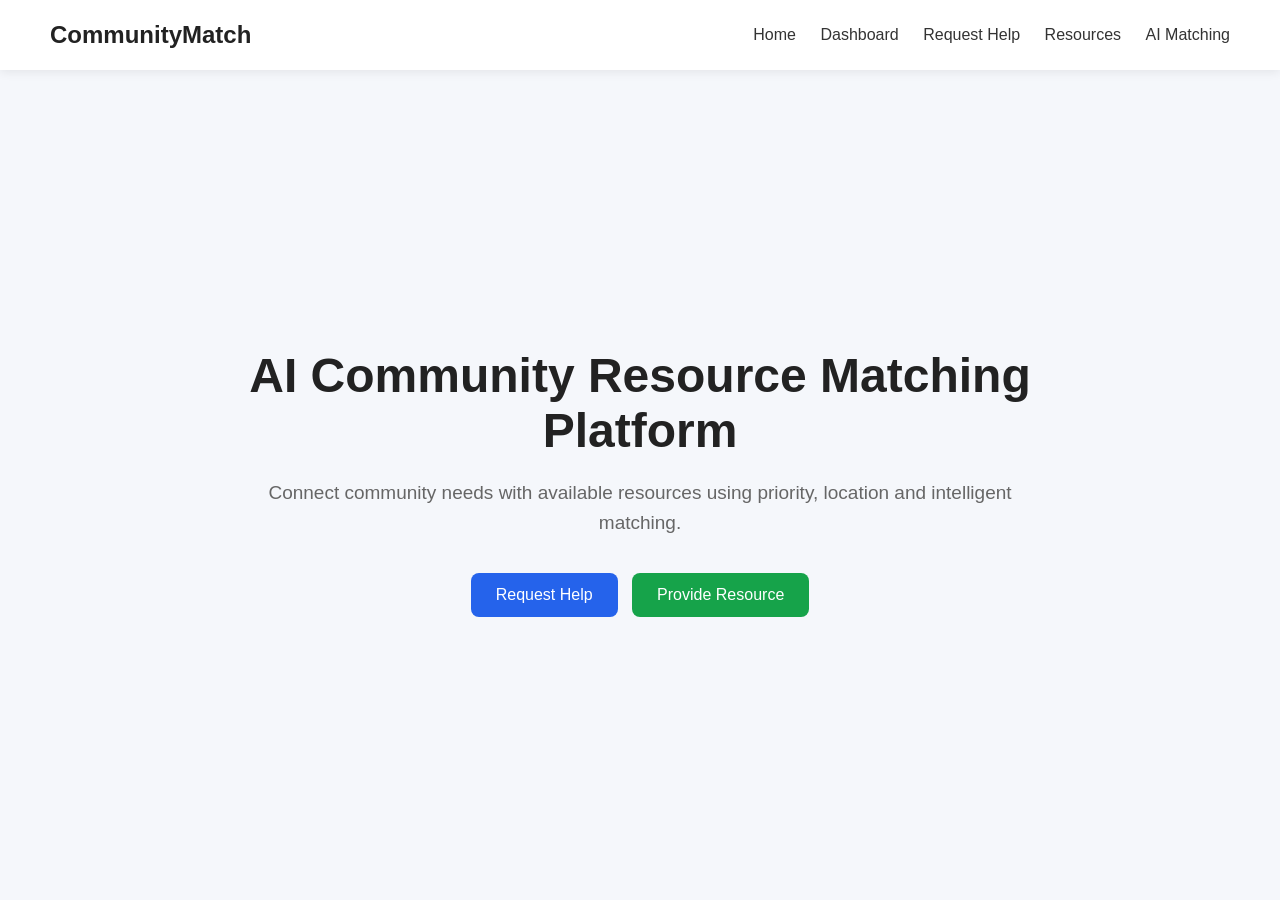
<file: web/index.html>
<!DOCTYPE html>
<html lang="en">
<head>
    <meta charset="UTF-8">
    <meta name="viewport" content="width=device-width, initial-scale=1.0">
    <title>CommunityMatch</title>
    <link rel="stylesheet" href="style.css">
</head>

<body>

<nav>
    <h2>CommunityMatch</h2>

    <div>
        <a href="index.html">Home</a>
        <a href="dashboard.html">Dashboard</a>
        <a href="request.html">Request Help</a>
        <a href="resources.html">Resources</a>
        <a href="matching.html">AI Matching</a>
    </div>
</nav>

<section class="hero">

    <div>

        <h1>AI Community Resource Matching Platform</h1>

        <p>
            Connect community needs with available resources
            using priority, location and intelligent matching.
        </p>

        <a href="request.html" class="btn">
            Request Help
        </a>

        <a href="resources.html" class="btn secondary">
            Provide Resource
        </a>

    </div>

</section>

</body>
</html>
</file>
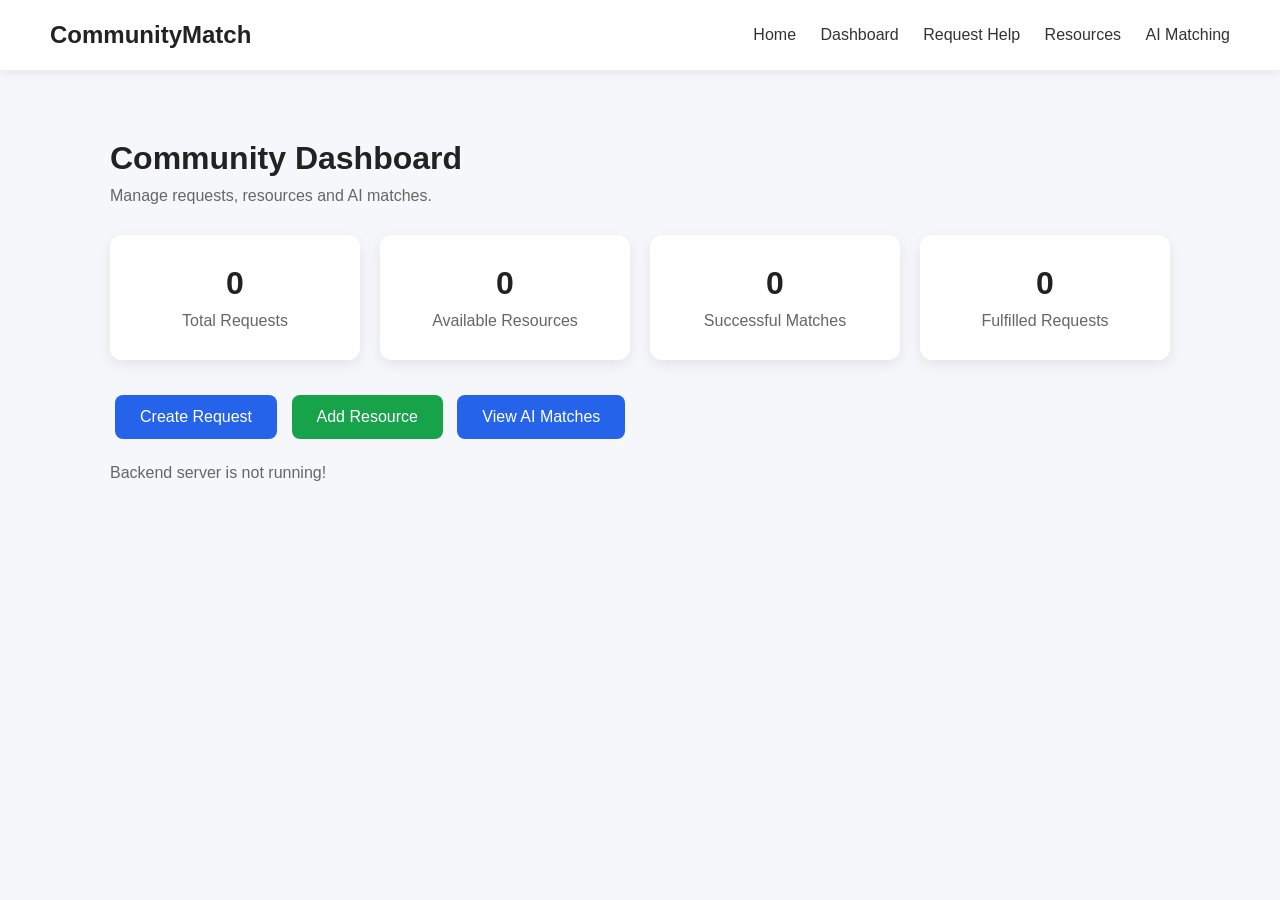
<file: web/dashboard.html>
<!DOCTYPE html>
<html lang="en">

<head>

    <meta charset="UTF-8">

    <meta
        name="viewport"
        content="width=device-width, initial-scale=1.0"
    >

    <title>Community Dashboard</title>

    <link
        rel="stylesheet"
        href="style.css"
    >

</head>

<body>

<nav>

    <h2>CommunityMatch</h2>

    <div>

        <a href="index.html">
            Home
        </a>

        <a href="dashboard.html">
            Dashboard
        </a>

        <a href="request.html">
            Request Help
        </a>

        <a href="resources.html">
            Resources
        </a>

        <a href="matching.html">
            AI Matching
        </a>

    </div>

</nav>


<div class="container">

    <h1>
        Community Dashboard
    </h1>

    <p>
        Manage requests, resources and AI matches.
    </p>


    <div class="cards">

        <div class="card">

            <h2 id="totalRequests">
                0
            </h2>

            <p>
                Total Requests
            </p>

        </div>


        <div class="card">

            <h2 id="availableResources">
                0
            </h2>

            <p>
                Available Resources
            </p>

        </div>


        <div class="card">

            <h2 id="successfulMatches">
                0
            </h2>

            <p>
                Successful Matches
            </p>

        </div>


        <div class="card">

            <h2 id="fulfilledRequests">
                0
            </h2>

            <p>
                Fulfilled Requests
            </p>

        </div>

    </div>


    <div class="actions">

        <a
            href="request.html"
            class="btn"
        >
            Create Request
        </a>


        <a
            href="resources.html"
            class="btn secondary"
        >
            Add Resource
        </a>


        <a
            href="matching.html"
            class="btn"
        >
            View AI Matches
        </a>

    </div>


    <p
        id="message"
        style="margin-top:20px;"
    ></p>

</div>


<script>

async function loadDashboard() {

    const message =
        document.getElementById(
            "message"
        );

    try {

        const response =
            await fetch(
                "http://localhost:8083/api/dashboard"
            );

        const data =
            await response.json();


        if (!response.ok) {

            message.innerText =
                data.error ||
                "Failed to load dashboard.";

            return;
        }


        document.getElementById(
            "totalRequests"
        ).innerText =
            data.totalRequests;


        document.getElementById(
            "availableResources"
        ).innerText =
            data.availableResources;


        document.getElementById(
            "successfulMatches"
        ).innerText =
            data.successfulMatches;


        document.getElementById(
            "fulfilledRequests"
        ).innerText =
            data.fulfilledRequests;

    }

    catch (error) {

        message.innerText =
            "Backend server is not running!";

    }

}


loadDashboard();

</script>

</body>

</html>
</file>
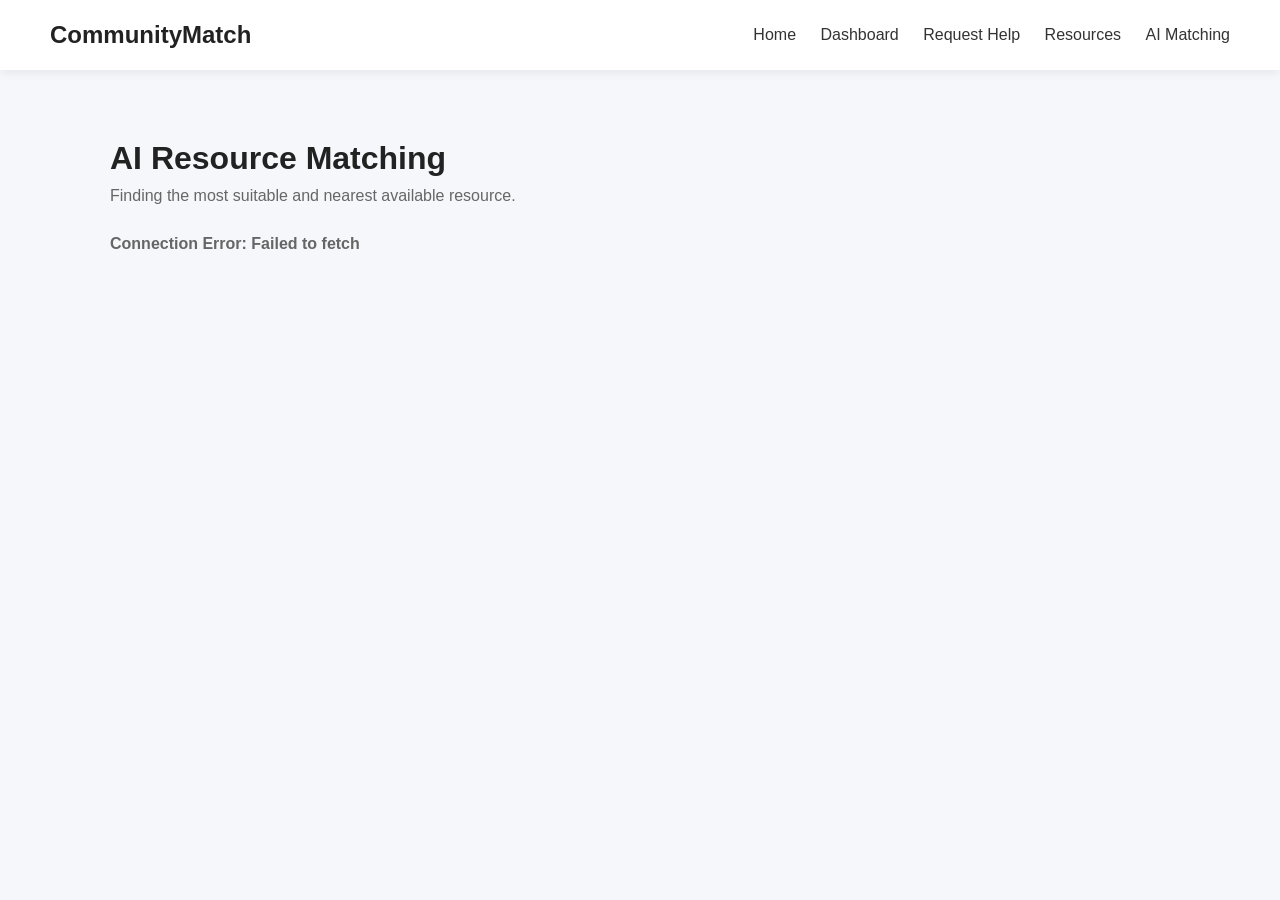
<file: web/matching.html>
<!DOCTYPE html>
<html lang="en">

<head>

    <meta charset="UTF-8">

    <meta
        name="viewport"
        content="width=device-width, initial-scale=1.0"
    >

    <title>AI Matching - CommunityMatch</title>

    <link
        rel="stylesheet"
        href="style.css"
    >

    <style>

        .priority {
            display: inline-block;
            padding: 6px 14px;
            border-radius: 20px;
            background: #fef3c7;
            color: #92400e;
            font-weight: bold;
        }

        .distance-box {
            margin: 15px 0;
            padding: 14px;
            background: #f0fdf4;
            border-radius: 8px;
            font-weight: bold;
            color: #166534;
        }

        .nearest-badge {
            display: inline-block;
            margin-bottom: 15px;
            padding: 7px 14px;
            border-radius: 20px;
            background: #dbeafe;
            color: #1d4ed8;
            font-weight: bold;
        }

        .status-message {
            margin-top: 20px;
            font-weight: bold;
        }

    </style>

</head>

<body>

<nav>

    <h2>CommunityMatch</h2>

    <div>

        <a href="index.html">
            Home
        </a>

        <a href="dashboard.html">
            Dashboard
        </a>

        <a href="request.html">
            Request Help
        </a>

        <a href="resources.html">
            Resources
        </a>

        <a href="matching.html">
            AI Matching
        </a>

    </div>

</nav>


<div class="container">

    <h1>
        AI Resource Matching
    </h1>

    <p>
        Finding the most suitable and nearest available resource.
    </p>


    <div id="loading">
        Loading matches...
    </div>


    <div id="matches"></div>


    <p
        id="message"
        class="status-message"
    ></p>

</div>


<script>

async function loadMatches() {

    const loading =
        document.getElementById("loading");

    const matchesDiv =
        document.getElementById("matches");

    const message =
        document.getElementById("message");


    loading.innerText =
        "Finding suitable resources...";

    matchesDiv.innerHTML = "";
    message.innerText = "";


    try {

        const response =
            await fetch(
                "http://localhost:8083/api/matches"
            );


        const data =
            await response.json();


        loading.innerText = "";


        if (!response.ok) {

            message.innerText =
                data.error ||
                "Failed to load matches.";

            return;
        }


        if (data.length === 0) {

            matchesDiv.innerHTML = `

                <div class="match-card">

                    <h2>
                        No Matches Found
                    </h2>

                    <p>
                        No suitable resource is
                        currently available for
                        pending requests.
                    </p>

                </div>

            `;

            return;
        }


        data.forEach(match => {

            const card =
                document.createElement(
                    "div"
                );


            card.className =
                "match-card";


            let distanceText =
                "GPS location unavailable";


            if (
                match.distanceKm !== null &&
                match.distanceKm !== undefined
            ) {

                distanceText =
                    match.distanceKm + " km";

            }


            card.innerHTML = `

                <span class="nearest-badge">
                    Nearest Suitable Resource
                </span>


                <h2>
                    Request #${match.requestId}
                </h2>


                <p>
                    <strong>
                        Requester:
                    </strong>
                    ${match.requesterName}
                </p>


                <p>
                    <strong>
                        Category:
                    </strong>
                    ${match.requestCategory}
                </p>


                <p>
                    <strong>
                        Description:
                    </strong>
                    ${match.requestDescription}
                </p>


                <p>
                    <strong>
                        Quantity:
                    </strong>
                    ${match.requestQuantity}
                </p>


                <p>
                    <strong>
                        Location:
                    </strong>
                    ${match.requestLocation}
                </p>


                <p>
                    <strong>
                        Priority:
                    </strong>

                    <span class="priority">
                        ${match.priority}
                    </span>

                </p>


                <hr>


                <h3>
                    Recommended Resource
                </h3>


                <p>
                    <strong>
                        Provider:
                    </strong>
                    ${match.providerName}
                </p>


                <p>
                    <strong>
                        Resource:
                    </strong>
                    ${match.resourceDescription}
                </p>


                <p>
                    <strong>
                        Available Quantity:
                    </strong>
                    ${match.resourceQuantity}
                </p>


                <p>
                    <strong>
                        Location:
                    </strong>
                    ${match.resourceLocation}
                </p>


                <div class="distance-box">

                    📍 Distance:
                    ${distanceText}

                </div>


                <div class="match-score">

                    Match Score:
                    ${match.score}%

                </div>


                <button
                    class="btn"
                    onclick="
                        allocateResource(
                            ${match.requestId},
                            ${match.resourceId},
                            ${match.requestQuantity}
                        )
                    "
                >
                    Allocate Resource
                </button>

            `;


            matchesDiv.appendChild(card);

        });

    }


    catch (error) {

        loading.innerText = "";

        message.innerText =
            "Connection Error: " +
            error.message;

    }

}


async function allocateResource(
    requestId,
    resourceId,
    quantity
) {

    const message =
        document.getElementById(
            "message"
        );


    message.innerText =
        "Allocating resource...";


    try {

        const response =
            await fetch(
                "http://localhost:8083/api/allocate",
                {

                    method: "POST",

                    headers: {
                        "Content-Type":
                            "application/json"
                    },

                    body: JSON.stringify({

                        requestId:
                            requestId,

                        resourceId:
                            resourceId,

                        quantity:
                            quantity

                    })

                }
            );


        const result =
            await response.json();


        if (response.ok) {

            message.innerText =
                "✅ " + result.message;


            setTimeout(
                function() {

                    loadMatches();

                },
                1000
            );

        }

        else {

            message.innerText =
                "❌ " +
                (
                    result.error ||
                    "Allocation failed."
                );

        }

    }


    catch (error) {

        message.innerText =
            "Connection Error: " +
            error.message;

    }

}


loadMatches();

</script>

</body>

</html>
</file>
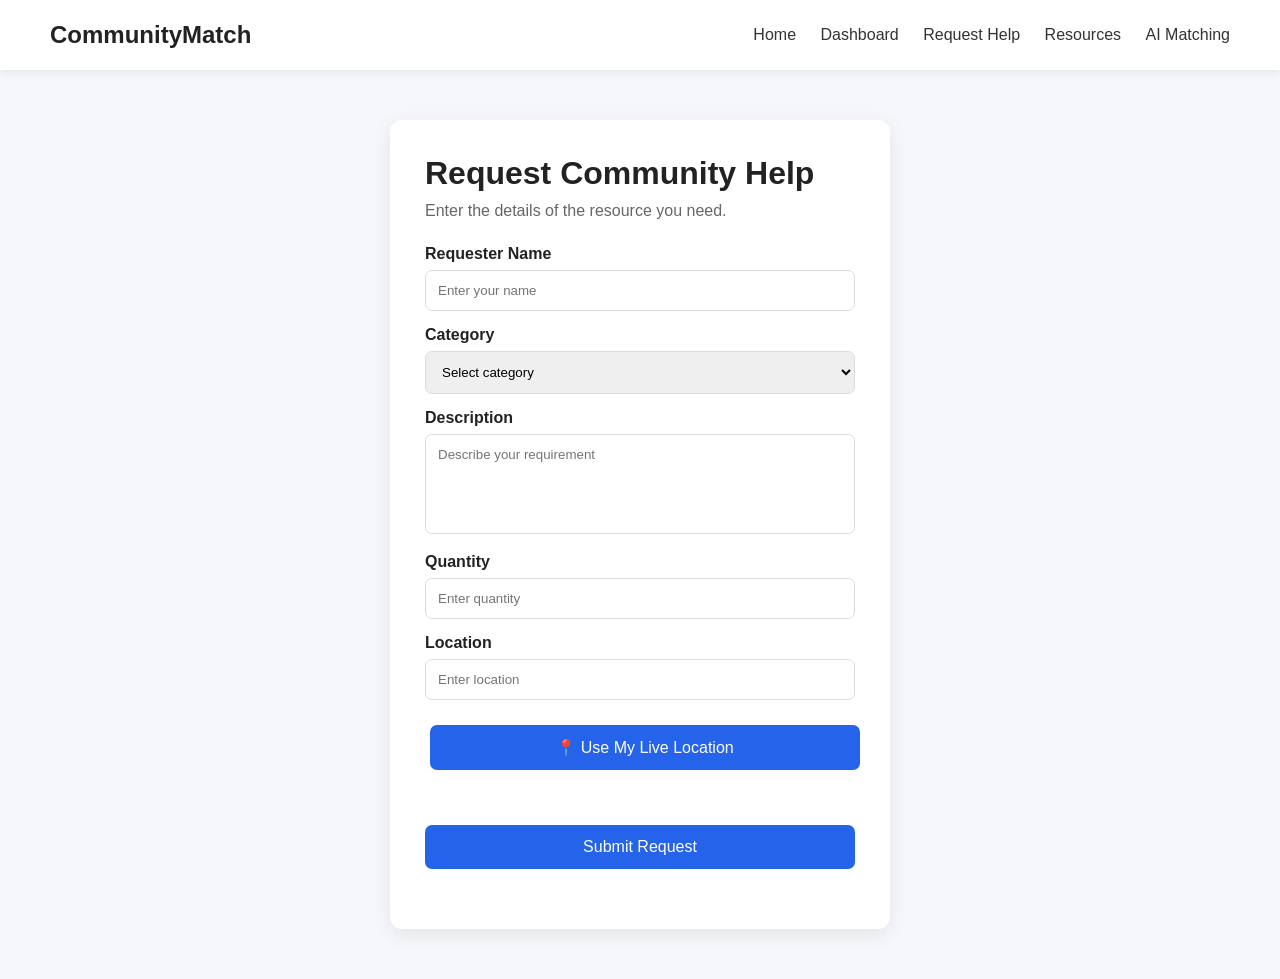
<file: web/request.html>
<!DOCTYPE html>
<html lang="en">

<head>

    <meta charset="UTF-8">

    <meta
        name="viewport"
        content="width=device-width, initial-scale=1.0"
    >

    <title>Request Help</title>

    <link
        rel="stylesheet"
        href="style.css"
    >

</head>

<body>

<nav>

    <h2>CommunityMatch</h2>

    <div>

        <a href="index.html">
            Home
        </a>

        <a href="dashboard.html">
            Dashboard
        </a>

        <a href="request.html">
            Request Help
        </a>

        <a href="resources.html">
            Resources
        </a>

        <a href="matching.html">
            AI Matching
        </a>

    </div>

</nav>


<div class="form-container">

    <h1>
        Request Community Help
    </h1>


    <p>
        Enter the details of the resource you need.
    </p>


    <form id="requestForm">

        <label>
            Requester Name
        </label>

        <input
            type="text"
            id="name"
            placeholder="Enter your name"
            required
        >


        <label>
            Category
        </label>

        <select
            id="category"
            required
        >

            <option value="">
                Select category
            </option>

            <option value="Food">
                Food
            </option>

            <option value="Water">
                Water
            </option>

            <option value="Medical">
                Medical
            </option>

            <option value="Shelter">
                Shelter
            </option>

            <option value="Education">
                Education
            </option>

            <option value="Other">
                Other
            </option>

        </select>


        <label>
            Description
        </label>

        <textarea
            id="description"
            placeholder="Describe your requirement"
            required
        ></textarea>


        <label>
            Quantity
        </label>

        <input
            type="number"
            id="quantity"
            min="1"
            placeholder="Enter quantity"
            required
        >


        <label>
            Location
        </label>

        <input
            type="text"
            id="location"
            placeholder="Enter location"
            required
        >


        <button
            type="button"
            class="btn"
            onclick="getLiveLocation()"
        >
            📍 Use My Live Location
        </button>


        <p id="locationMessage"></p>


        <input
            type="hidden"
            id="latitude"
        >

        <input
            type="hidden"
            id="longitude"
        >


        <button type="submit">
            Submit Request
        </button>

    </form>


    <p id="message"></p>

</div>


<script>

function getLiveLocation() {

    const locationInput =
        document.getElementById(
            "location"
        );


    const locationMessage =
        document.getElementById(
            "locationMessage"
        );


    if (!navigator.geolocation) {

        locationMessage.innerText =
            "❌ Geolocation is not supported by this browser.";

        return;

    }


    locationMessage.innerText =
        "📍 Getting your live location...";


    navigator.geolocation.getCurrentPosition(

        async function(position) {

            const latitude =
                position.coords.latitude;


            const longitude =
                position.coords.longitude;


            // Save latitude
            document.getElementById(
                "latitude"
            ).value =
                latitude;


            // Save longitude
            document.getElementById(
                "longitude"
            ).value =
                longitude;


            locationMessage.innerText =
                "📍 Finding your location...";


            try {

                const response =
                    await fetch(
                        `https://api.bigdatacloud.net/data/reverse-geocode-client?latitude=${latitude}&longitude=${longitude}&localityLanguage=en`
                    );


                if (!response.ok) {

                    throw new Error(
                        "Unable to get address"
                    );

                }


                const data =
                    await response.json();


                let address = "";


                // Locality
                if (data.locality) {

                    address =
                        data.locality;

                }


                // City
                if (
                    data.city &&
                    data.city !== data.locality
                ) {

                    address =
                        address
                            ? address +
                              ", " +
                              data.city
                            : data.city;

                }


                // State
                if (data.principalSubdivision) {

                    address =
                        address
                            ? address +
                              ", " +
                              data.principalSubdivision
                            : data.principalSubdivision;

                }


                // Country
                if (data.countryName) {

                    address =
                        address
                            ? address +
                              ", " +
                              data.countryName
                            : data.countryName;

                }


                // Fill location input
                if (address) {

                    locationInput.value =
                        address;


                    locationMessage.innerText =
                        "✅ Live location captured successfully!";

                }

                else {

                    locationInput.value =
                        `${latitude}, ${longitude}`;


                    locationMessage.innerText =
                        "✅ GPS location captured successfully!";

                }

            }

            catch (error) {

                console.error(error);


                // Fallback to coordinates
                locationInput.value =
                    `${latitude}, ${longitude}`;


                locationMessage.innerText =
                    "⚠️ GPS captured, but address could not be found.";

            }

        },


        function(error) {

            if (error.code === 1) {

                locationMessage.innerText =
                    "❌ Please allow location access.";

            }

            else if (error.code === 2) {

                locationMessage.innerText =
                    "❌ Location information is unavailable.";

            }

            else if (error.code === 3) {

                locationMessage.innerText =
                    "❌ Location request timed out.";

            }

            else {

                locationMessage.innerText =
                    "❌ Unable to get your location.";

            }

        },


        {
            enableHighAccuracy: true,
            timeout: 15000,
            maximumAge: 0
        }

    );

}


document
    .getElementById("requestForm")
    .addEventListener(
        "submit",
        async function(event) {

            event.preventDefault();


            const data = {

                name:
                    document.getElementById(
                        "name"
                    ).value,


                category:
                    document.getElementById(
                        "category"
                    ).value,


                description:
                    document.getElementById(
                        "description"
                    ).value,


                quantity:
                    document.getElementById(
                        "quantity"
                    ).value,


                location:
                    document.getElementById(
                        "location"
                    ).value,


                latitude:
                    document.getElementById(
                        "latitude"
                    ).value,


                longitude:
                    document.getElementById(
                        "longitude"
                    ).value

            };


            try {

                const response =
                    await fetch(
                        "http://localhost:8083/api/request",
                        {

                            method: "POST",

                            headers: {

                                "Content-Type":
                                    "application/json"

                            },

                            body:
                                JSON.stringify(data)

                        }
                    );


                const result =
                    await response.text();


                document
                    .getElementById(
                        "message"
                    )
                    .innerText =
                    result;


                if (response.ok) {

                    document
                        .getElementById(
                            "requestForm"
                        )
                        .reset();


                    document
                        .getElementById(
                            "locationMessage"
                        )
                        .innerText = "";

                }

            }

            catch (error) {

                document
                    .getElementById(
                        "message"
                    )
                    .innerText =
                    "Backend server is not running!";

            }

        }
    );

</script>

</body>

</html>
</file>
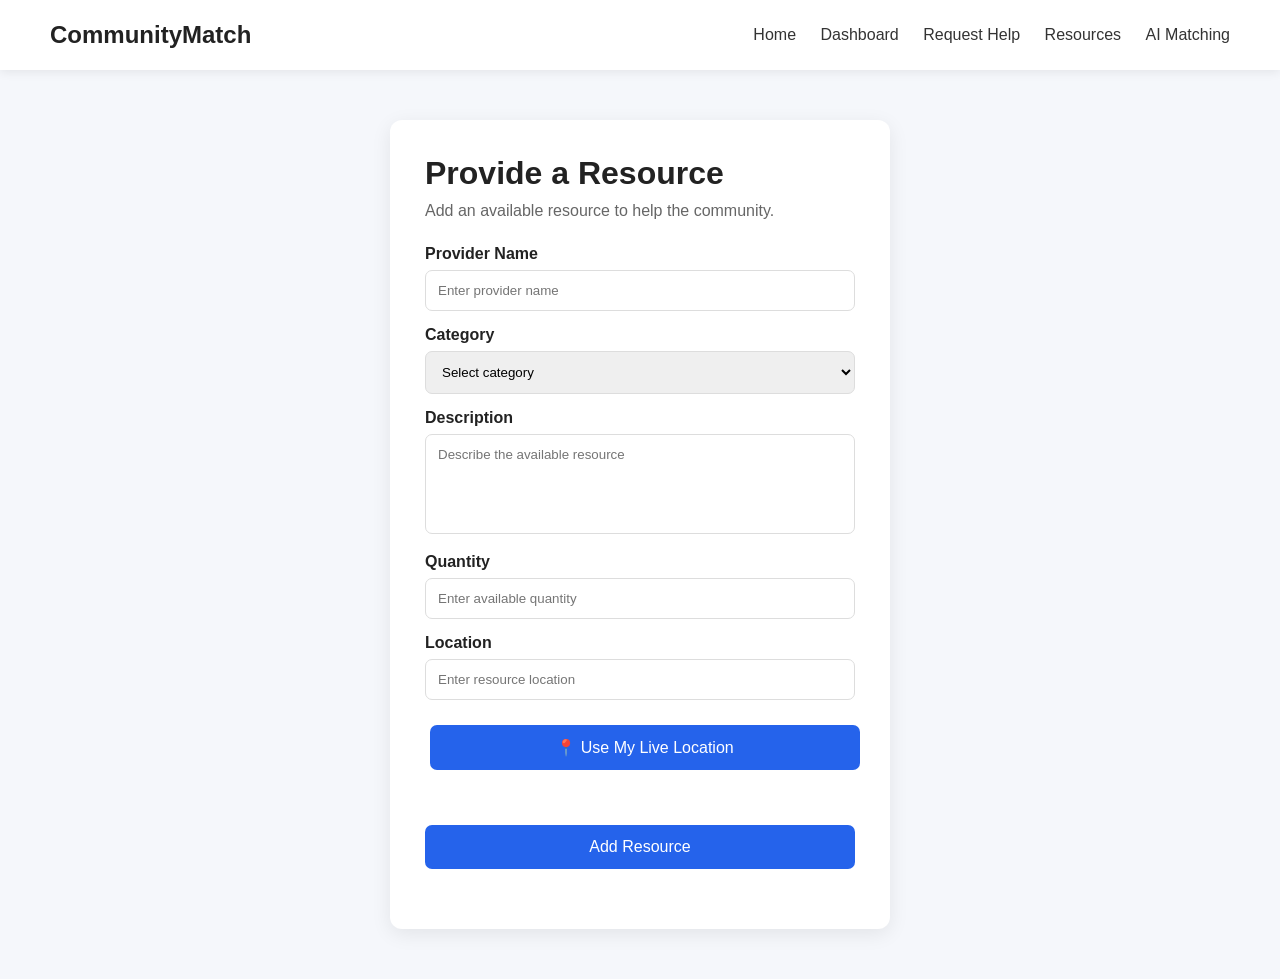
<file: web/resources.html>
<!DOCTYPE html>
<html lang="en">

<head>

    <meta charset="UTF-8">

    <meta
        name="viewport"
        content="width=device-width, initial-scale=1.0"
    >

    <title>
        Resources - CommunityMatch
    </title>

    <link
        rel="stylesheet"
        href="style.css"
    >

</head>

<body>

<nav>

    <h2>
        CommunityMatch
    </h2>

    <div>

        <a href="index.html">
            Home
        </a>

        <a href="dashboard.html">
            Dashboard
        </a>

        <a href="request.html">
            Request Help
        </a>

        <a href="resources.html">
            Resources
        </a>

        <a href="matching.html">
            AI Matching
        </a>

    </div>

</nav>


<div class="form-container">

    <h1>
        Provide a Resource
    </h1>


    <p>
        Add an available resource to help the community.
    </p>


    <form id="resourceForm">

        <label>
            Provider Name
        </label>

        <input
            type="text"
            id="providerName"
            placeholder="Enter provider name"
            required
        >


        <label>
            Category
        </label>

        <select
            id="category"
            required
        >

            <option value="">
                Select category
            </option>

            <option value="Food">
                Food
            </option>

            <option value="Water">
                Water
            </option>

            <option value="Medical">
                Medical
            </option>

            <option value="Shelter">
                Shelter
            </option>

            <option value="Education">
                Education
            </option>

            <option value="Other">
                Other
            </option>

        </select>


        <label>
            Description
        </label>

        <textarea
            id="description"
            placeholder="Describe the available resource"
            required
        ></textarea>


        <label>
            Quantity
        </label>

        <input
            type="number"
            id="quantity"
            min="1"
            placeholder="Enter available quantity"
            required
        >


        <label>
            Location
        </label>

        <input
            type="text"
            id="location"
            placeholder="Enter resource location"
            required
        >


        <button
            type="button"
            class="btn"
            onclick="getLiveLocation()"
        >
            📍 Use My Live Location
        </button>


        <p id="locationMessage"></p>


        <input
            type="hidden"
            id="latitude"
        >

        <input
            type="hidden"
            id="longitude"
        >


        <button type="submit">
            Add Resource
        </button>

    </form>


    <p id="message"></p>

</div>


<script>

function getLiveLocation() {

    const locationInput =
        document.getElementById("location");

    const locationMessage =
        document.getElementById("locationMessage");


    if (!navigator.geolocation) {

        locationMessage.innerText =
            "❌ Geolocation is not supported by this browser.";

        return;

    }


    locationMessage.innerText =
        "📍 Getting your live location...";


    navigator.geolocation.getCurrentPosition(

        async function(position) {

            const latitude =
                position.coords.latitude;

            const longitude =
                position.coords.longitude;


            // Store latitude
            document.getElementById(
                "latitude"
            ).value =
                latitude;


            // Store longitude
            document.getElementById(
                "longitude"
            ).value =
                longitude;


            locationMessage.innerText =
                "📍 Finding your location...";


            try {

                const response =
                    await fetch(
                        `https://api.bigdatacloud.net/data/reverse-geocode-client?latitude=${latitude}&longitude=${longitude}&localityLanguage=en`
                    );


                if (!response.ok) {

                    throw new Error(
                        "Unable to get address"
                    );

                }


                const data =
                    await response.json();


                let address = "";


                // Locality
                if (data.locality) {

                    address =
                        data.locality;

                }


                // City
                if (
                    data.city &&
                    data.city !== data.locality
                ) {

                    address =
                        address
                            ? address + ", " + data.city
                            : data.city;

                }


                // State
                if (data.principalSubdivision) {

                    address =
                        address
                            ? address +
                              ", " +
                              data.principalSubdivision
                            : data.principalSubdivision;

                }


                // Country
                if (data.countryName) {

                    address =
                        address
                            ? address +
                              ", " +
                              data.countryName
                            : data.countryName;

                }


                // Put address inside Location box
                if (address) {

                    locationInput.value =
                        address;


                    locationMessage.innerText =
                        "✅ Live location captured successfully!";

                }

                else {

                    locationInput.value =
                        `${latitude}, ${longitude}`;


                    locationMessage.innerText =
                        "✅ GPS location captured successfully!";

                }

            }

            catch (error) {

                console.error(error);


                locationInput.value =
                    `${latitude}, ${longitude}`;


                locationMessage.innerText =
                    "⚠️ GPS captured, but address could not be found.";

            }

        },


        function(error) {

            if (error.code === 1) {

                locationMessage.innerText =
                    "❌ Please allow location access.";

            }

            else if (error.code === 2) {

                locationMessage.innerText =
                    "❌ Location information is unavailable.";

            }

            else if (error.code === 3) {

                locationMessage.innerText =
                    "❌ Location request timed out.";

            }

            else {

                locationMessage.innerText =
                    "❌ Unable to get your location.";

            }

        },


        {
            enableHighAccuracy: true,
            timeout: 15000,
            maximumAge: 0
        }

    );

}


document
    .getElementById("resourceForm")
    .addEventListener(
        "submit",
        async function(event) {

            event.preventDefault();


            const data = {

                providerName:
                    document.getElementById(
                        "providerName"
                    ).value,

                category:
                    document.getElementById(
                        "category"
                    ).value,

                description:
                    document.getElementById(
                        "description"
                    ).value,

                quantity:
                    document.getElementById(
                        "quantity"
                    ).value,

                location:
                    document.getElementById(
                        "location"
                    ).value,

                latitude:
                    document.getElementById(
                        "latitude"
                    ).value,

                longitude:
                    document.getElementById(
                        "longitude"
                    ).value

            };


            try {

                const response =
                    await fetch(
                        "http://localhost:8083/api/resource",
                        {

                            method: "POST",

                            headers: {

                                "Content-Type":
                                    "application/json"

                            },

                            body:
                                JSON.stringify(data)

                        }
                    );


                const result =
                    await response.text();


                document
                    .getElementById("message")
                    .innerText =
                    result;


                if (response.ok) {

                    document
                        .getElementById(
                            "resourceForm"
                        )
                        .reset();


                    document
                        .getElementById(
                            "locationMessage"
                        )
                        .innerText = "";

                }

            }

            catch (error) {

                document
                    .getElementById("message")
                    .innerText =
                    "Backend server is not running!";

            }

        }
    );

</script>

</body>

</html>
</file>
<file: web/style.css>
* {
    margin: 0;
    padding: 0;
    box-sizing: border-box;
    font-family: Arial, sans-serif;
}

body {
    background: #f5f7fb;
    color: #222;
}

nav {
    height: 70px;
    background: white;
    display: flex;
    justify-content: space-between;
    align-items: center;
    padding: 0 50px;
    box-shadow: 0 2px 10px rgba(0,0,0,0.08);
}

nav h2 {
    font-size: 24px;
}

nav a {
    text-decoration: none;
    color: #333;
    margin-left: 20px;
}

nav a:hover {
    color: #2563eb;
}

.hero {
    min-height: calc(100vh - 70px);
    display: flex;
    justify-content: center;
    align-items: center;
    text-align: center;
    padding: 40px;
}

.hero > div {
    max-width: 800px;
}

.hero h1 {
    font-size: 48px;
    margin-bottom: 20px;
}

.hero p {
    font-size: 19px;
    color: #666;
    line-height: 1.6;
    margin-bottom: 30px;
}

.btn {
    display: inline-block;
    padding: 13px 25px;
    margin: 5px;
    background: #2563eb;
    color: white;
    text-decoration: none;
    border: none;
    border-radius: 8px;
    cursor: pointer;
}

.btn.secondary {
    background: #16a34a;
}

.container {
    max-width: 1100px;
    margin: 50px auto;
    padding: 20px;
}

.container h1 {
    margin-bottom: 10px;
}

.container > p {
    color: #666;
    margin-bottom: 30px;
}

.cards {
    display: grid;
    grid-template-columns: repeat(4, 1fr);
    gap: 20px;
}

.card {
    background: white;
    padding: 30px;
    border-radius: 12px;
    text-align: center;
    box-shadow: 0 5px 15px rgba(0,0,0,0.08);
}

.card h2 {
    font-size: 32px;
    margin-bottom: 10px;
}

.card p {
    color: #666;
}

.actions {
    margin-top: 30px;
}

.form-container {
    width: 500px;
    max-width: 90%;
    margin: 50px auto;
    background: white;
    padding: 35px;
    border-radius: 12px;
    box-shadow: 0 5px 20px rgba(0,0,0,0.08);
}

.form-container h1 {
    margin-bottom: 10px;
}

.form-container p {
    color: #666;
    margin-bottom: 25px;
}

.form-container label {
    display: block;
    margin-top: 15px;
    margin-bottom: 7px;
    font-weight: bold;
}

.form-container input,
.form-container select,
.form-container textarea {
    width: 100%;
    padding: 12px;
    border: 1px solid #ddd;
    border-radius: 7px;
}

.form-container textarea {
    height: 100px;
    resize: none;
}

.form-container button {
    width: 100%;
    margin-top: 25px;
    padding: 13px;
    border: none;
    border-radius: 7px;
    background: #2563eb;
    color: white;
    font-size: 16px;
    cursor: pointer;
}

.match-card {
    max-width: 650px;
    margin-bottom: 25px;
    background: white;
    padding: 30px;
    border-radius: 12px;
    box-shadow: 0 5px 20px rgba(0,0,0,0.08);
}

.match-card p {
    margin: 10px 0;
}

.match-card hr {
    margin: 20px 0;
    border: none;
    border-top: 1px solid #ddd;
}

.match-score {
    margin: 20px 0;
    padding: 15px;
    background: #eff6ff;
    border-radius: 8px;
    font-weight: bold;
    color: #1d4ed8;
}

@media (max-width: 800px) {

    nav {
        padding: 0 15px;
    }

    nav a {
        margin-left: 8px;
        font-size: 13px;
    }

    .hero h1 {
        font-size: 34px;
    }

    .cards {
        grid-template-columns: 1fr 1fr;
    }
}
</file>
